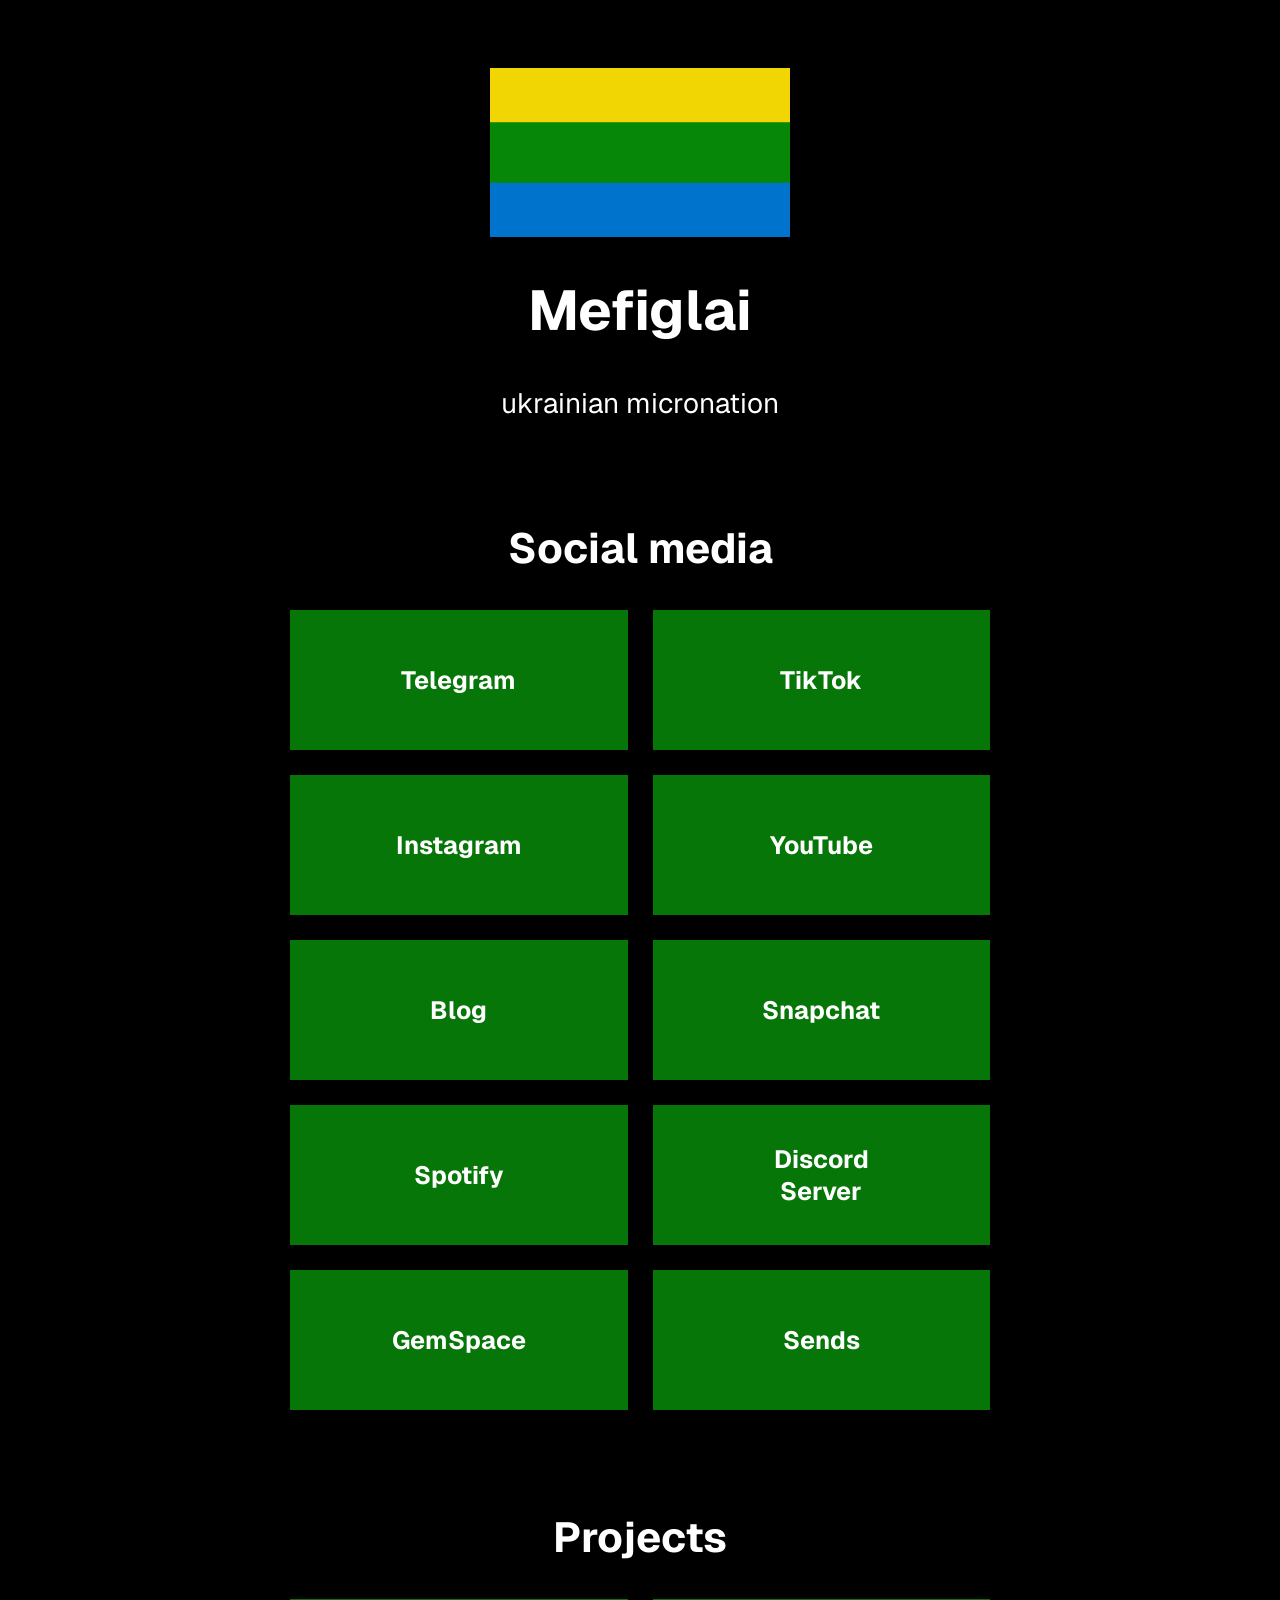
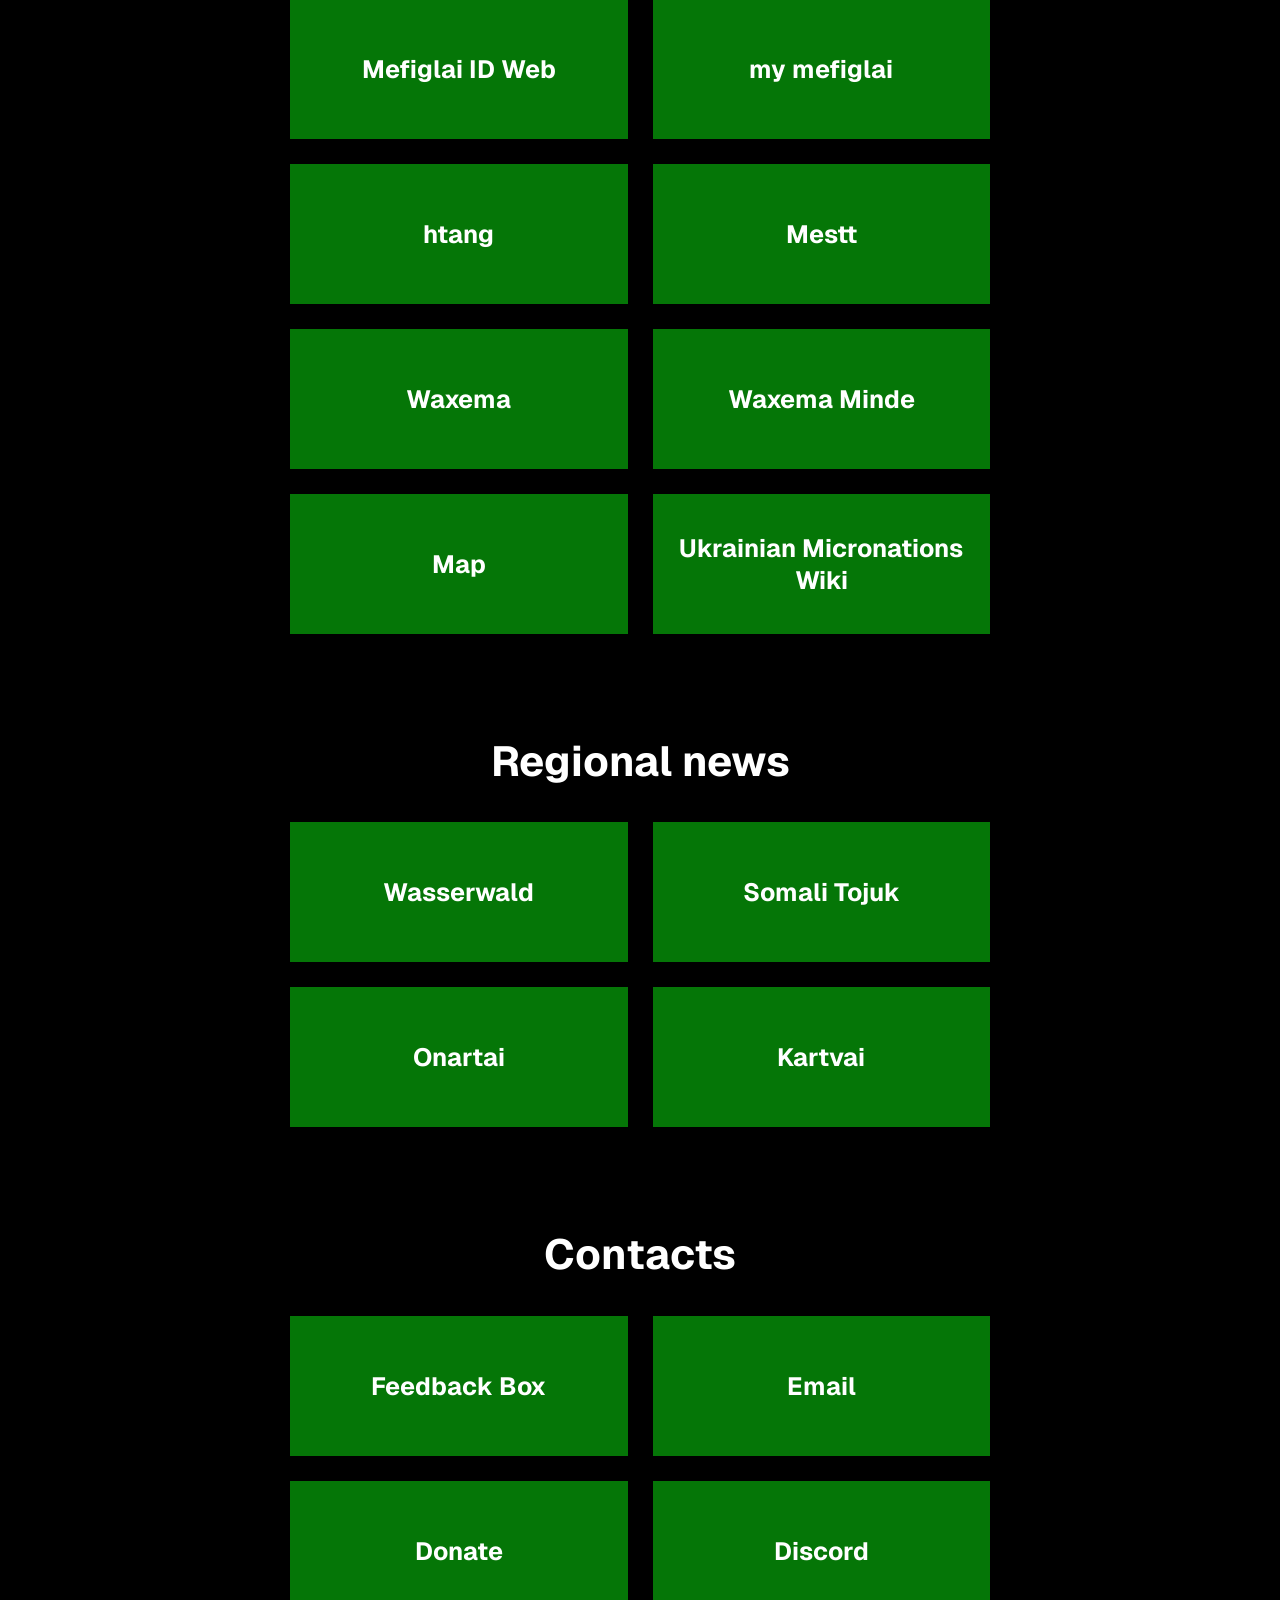
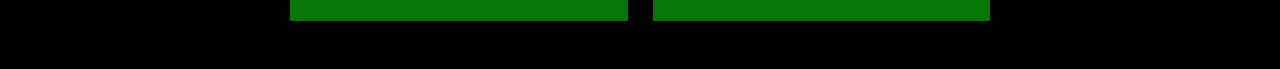
<file: index.html>
<!DOCTYPE html>
<html>
  <head>
	<meta charset="UTF-8" name="viewport" content="width=device-width, initial-scale=1.0">
	<title>Mefiglai</title>
    <link rel="stylesheet" href="style.css">
  </head>
  <body>
    <video autoplay muted loop playsinline preload="auto" id="bg-video">
      <source src="bg.mp4" type="video/mp4">
    </video>

    <img id="image" src="flag.png" alt="" style="max-width: 300px; display: block; margin: 0 auto; padding-top: 50px;">
	<h1>Mefiglai</h1>
	<p class="centered">ukrainian micronation</p>
	<div class="vidstup"></div>
	<h2 id="ttitle">Social media</h2>
	
	<div class="button-container">

		<a href="https://t.me/mefiglai/" target="_blank" rel="noopener noreferrer" class="tile">Telegram</a>

		<a href="https://www.tiktok.com/@mefiglai/" target="_blank" rel="noopener noreferrer" class="tile">TikTok</a>

		<a href="https://instagram.com/mefiglai/" target="_blank" rel="noopener noreferrer" class="tile">Instagram</a>

		<a href="https://www.youtube.com/@mefiglai/" target="_blank" rel="noopener noreferrer" class="tile">YouTube</a>

		<a href="https://mefiglai.blogspot.com/" target="_blank" rel="noopener noreferrer" class="tile">Blog</a>

		<a href="https://www.snapchat.com/add/mefiglai" target="_blank" rel="noopener noreferrer" class="tile">Snapchat</a>

  <a href="https://open.spotify.com/artist/3qPixcBP0SqrrpJWb85oxs?si=qteViiBbTHGImDX3JaYLSA" target="_blank" rel="noopener noreferrer" class="tile">Spotify</a>

		<a href="https://discord.gg/WwRdApEZH" target="_blank" rel="noopener noreferrer" class="tile">Discord<br>Server</a>

  <a href="https://links.gemspace.com/local-space/11a1e671c580e9ab6198023ccb9fe616" target="_blank" rel="noopener noreferrer" class="tile">GemSpace</a>

  <a href="https://me.sendsmessenger.co/mefiglai" target="_blank" rel="noopener noreferrer" class="tile">Sends</a>
		
	</div>
	
	<div class="vidstup"></div>
	<h2 id="ttitle">Projects</h2>
	
	<div class="button-container">
		<a href="https://mefiglai.github.io/id/" target="_blank" rel="noopener noreferrer" class="tile">Mefiglai ID Web</a>
		<a href="https://slusar-tymofiis-team.adalo.com/nnoe-mefiglai" target="_blank" rel="noopener noreferrer" class="tile">my mefiglai</a>
		<a href="https://aleksandrs-team-311.adalo.com/e-commerce-app-app" target="_blank" rel="noopener noreferrer" class="tile">htang</a>
  <a href="https://meests-team.adalo.com/mestt" target="_blank" rel="noopener noreferrer" class="tile">Mestt</a>
		<a href="https://waxema.blogspot.com/" target="_blank" rel="noopener noreferrer" class="tile">Waxema</a>
  <a href="https://miniwaxema.blogspot.com/" target="_blank" rel="noopener noreferrer" class="tile">Waxema Minde</a>
		<a href="https://www.google.com/maps/d/u/0/viewer?mid=1Uw5wCT4SL-qGQFAhBMHP36eKlyBIkOE&ll=50.448598391453324%2C30.586886568142234&z=15" target="_blank" rel="noopener noreferrer" class="tile">Map</a>
		<a href="https://uamne.miraheze.org/wiki/%D0%9C%D0%B5%D1%84%D1%96%D0%B3%D0%BB%D0%B0%D0%B9" target="_blank" rel="noopener noreferrer" class="tile">Ukrainian Micronations Wiki</a>

	</div>

	<div class="vidstup"></div>
	<h2 id="ttitle">Regional news</h2>
	
	<div class="button-container">
  <a href="https://t.me/wasserwaldger" target="_blank" rel="noopener noreferrer" class="tile">Wasserwald</a>
  <a href="https://t.me/dhahartojuk" target="_blank" rel="noopener noreferrer" class="tile">Somali Tojuk</a>
  <a href="https://t.me/onartai" target="_blank" rel="noopener noreferrer" class="tile">Onartai</a>
  <a href="https://t.me/kayakhia" target="_blank" rel="noopener noreferrer" class="tile">Kartvai</a>
 </div>
	
	<div class="vidstup"></div>
	<h2 id="ttitle">Contacts</h2>
	
	<div class="button-container">
		
		<a href="https://t.me/ahtumo/" target="_blank" rel="noopener noreferrer" class="tile">Feedback Box</a>
		<a href="mailto:mefiglai@proton.me" target="_blank" rel="noopener noreferrer" class="tile">Email</a>
		<a href="https://send.monobank.ua/jar/62EzwWzfEE" target="_blank" rel="noopener noreferrer" class="tile">Donate</a>
		<a href="#" onclick="alert('Our Discord nickname: @mefiglai_17939'); return false;" class="tile">Discord</a>
		
		
	</div>
	
  </body>
</html>
</file>
<file: style.css>
@import url('https://fonts.googleapis.com/css2?family=Geist:wght@300');

body {
    font-family: 'Geist', serif;
    font-size: 28px;
    background-color: black;
    color: white;
	padding: 10px;
}

.vidstup {
	margin-bottom: 100px
}

#bg-video {
    position: fixed;
    top: 0;
    left: 0;
    width: 100%;
    height: 100vh;
    object-fit: cover;
    z-index: -1;
    overflow: hidden;
    animation: playReverse 10s linear infinite alternate;
}


#ttitle {
    position: relative;
    left: 0;
    /*transition: left 0.5s ease, transform 0.5s ease;*/
    text-align: left;
}

@media (min-width: 701px) {
    #ttitle {
        left: 0;
        /*transform: translateX(-50%);*/
        text-align: center;
    }
}

@media (max-width: 700px) {
    #ttitle {
        left: 0;
        /*transform: none;*/
        text-align: left;
    }
}

h1 {
    text-align: center;
}

.centered {
	text-align: center;
}

.title-link {
    color: inherit;          
    text-decoration: none;   
}

.title-link:hover {
    text-decoration: underline;
}

.edittext {
	display: block; 
	width: 100%;
	box-sizing: border-box;
    margin: 0 auto;
	font-family: 'Geist', serif;
	padding: 10px;
	border: 2px solid #FFFFFF;
	border-radius: 0px;
	font-size: 25px;
	outline: none;
	transition: border-color 0.3s ease, box-shadow 0.3s ease;
}

.edittext:focus {
	/* border-color: #FFFFFF; */
	box-shadow: 0 0 100px #FFFFFF;
}


.button-container {
    display: grid;
    grid-template-columns: repeat(2, 1fr);
    gap: 25px;
    margin: 30px auto;
    max-width: 700px;
}

a.tile {
    display: flex;
    justify-content: center;
    align-items: center;
    height: 140px;
    background-color: #057607;
    color: #fff;
    text-decoration: none;
    font-size: 25px;
    font-weight: bold;
    border-radius: 0px;
    transition: box-shadow 0.3s ease;
    box-shadow: 0 2px 8px rgba(0,0,0,0.01);
    text-align: center;
}

a.tile:hover {
    /*transform: scale(1.03);*/
	box-shadow: 0 0 200px #0f0;
}
</file>
